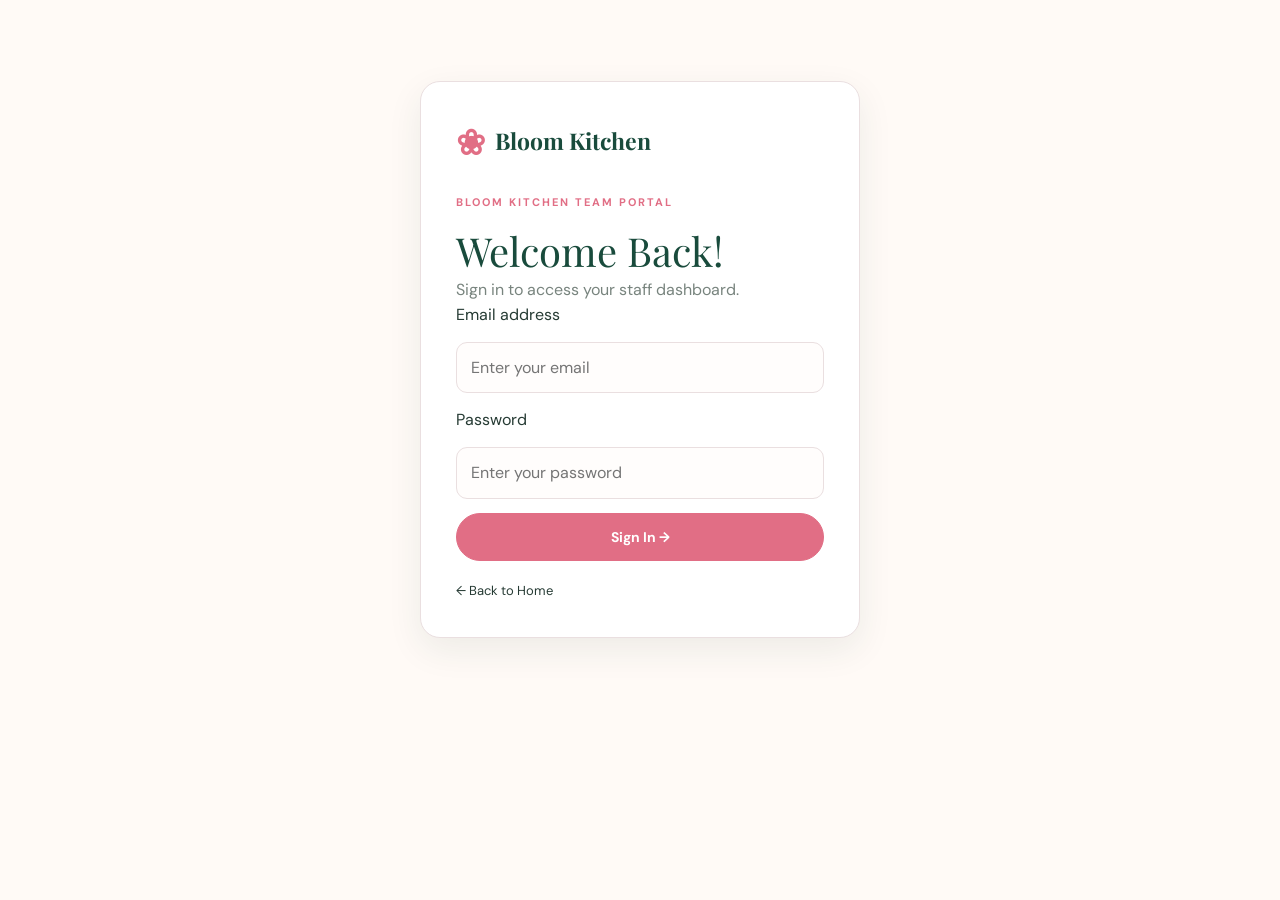
<file: frontend/chef.html>
<!DOCTYPE html>
<html lang="en">
<head>
    <meta charset="UTF-8">
    <meta name="viewport" content="width=device-width, initial-scale=1.0">
    <title>Chef Dashboard | Bloom Kitchen</title>
    <link rel="stylesheet" href="css/style.css">
</head>
<body>

<nav class="navbar">
    <a href="index.html" class="brand">
        <span class="brand-icon">❀</span> Bloom Kitchen
    </a>
    <button class="btn btn-secondary" onclick="logout()">Sign Out</button>
</nav>

<main class="wrap">

    <header class="page-head">
        <p class="eyebrow">BLOOM KITCHEN · KITCHEN TEAM</p>
        <h1>Chef Dashboard</h1>
        <p>View assigned orders and update cooking status.</p>
    </header>

    <div id="orders" class="cards">
        <p class="empty">Loading assigned orders...</p>
    </div>

    <p id="chefMessage" class="notice"></p>

</main>

<footer class="footer">
    <p>Bloom Kitchen · Kitchen Team</p>
</footer>

<script src="js/app.js"></script>
<script src="js/chef.js"></script>
</body>
</html>
</file>
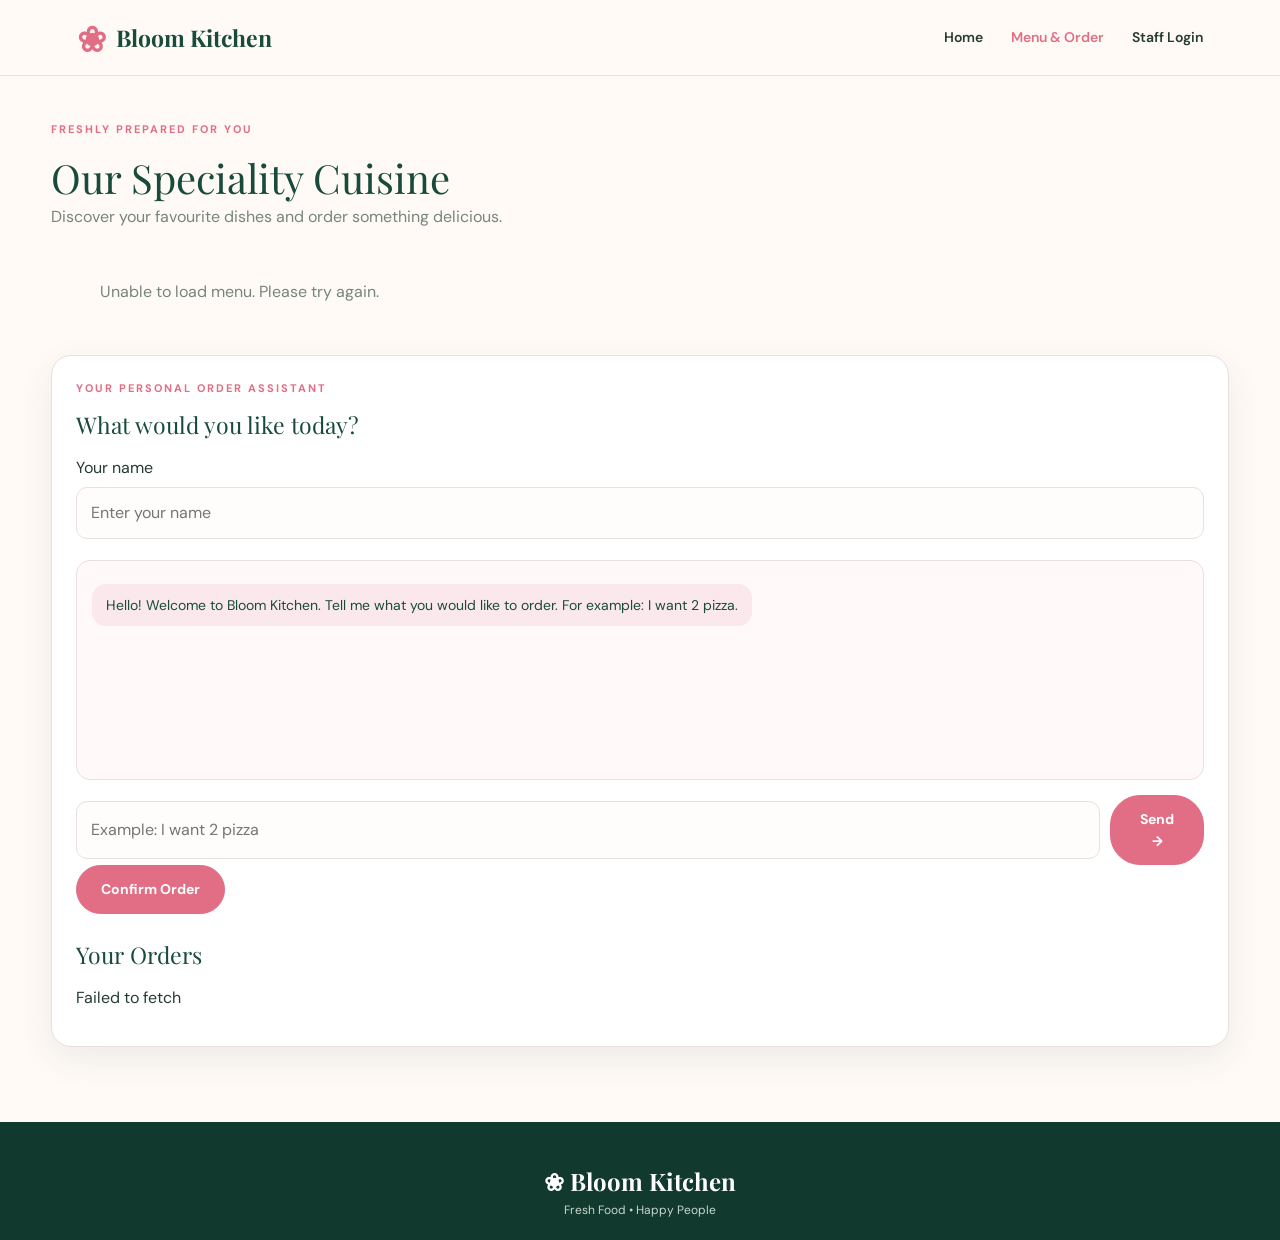
<file: frontend/customer.html>
<!DOCTYPE html>
<html lang="en">
<head>
    <meta charset="UTF-8">
    <meta name="viewport" content="width=device-width, initial-scale=1.0">
    <title>Menu & Order | Bloom Kitchen</title>
    <link rel="stylesheet" href="css/style.css">
</head>
<body>

<nav class="navbar">
    <a href="index.html" class="brand">
        <span class="brand-icon">❀</span> Bloom Kitchen
    </a>
    <div class="nav-links">
        <a href="index.html">Home</a>
        <a class="active" href="customer.html">Menu & Order</a>
        <a href="login.html">Staff Login</a>
    </div>
</nav>

<main class="wrap">
    <header class="page-head">
        <p class="eyebrow">FRESHLY PREPARED FOR YOU</p>
        <h1>Our Speciality Cuisine</h1>
        <p>Discover your favourite dishes and order something delicious.</p>
    </header>

    <div id="menu" class="menu-grid">
        <p class="empty">Loading menu...</p>
    </div>

    <section class="panel chat">
        <p class="eyebrow">YOUR PERSONAL ORDER ASSISTANT</p>
        <h2>What would you like today?</h2>

        <label for="customerName">Your name</label>
        <input id="customerName" placeholder="Enter your name">

        <div id="chatLog" class="chat-log" aria-live="polite">
            <p class="bot">
                Hello! Welcome to Bloom Kitchen. Tell me what you
                would like to order. For example: I want 2 pizza.
            </p>
        </div>

        <form id="chatForm">
            <input id="chatInput" placeholder="Example: I want 2 pizza" required>
            <button class="btn">Send →</button>
        </form>

        <div id="availability"></div>

        <button id="checkout" class="btn" hidden>
            Confirm Order
        </button>

        <section id="orderHistory" style="margin-top:25px">
            <h2>Your Orders</h2>
            <div id="tracking"></div>
        </section>

        <p id="customerMessage" class="notice"></p>
    </section>
</main>

<footer class="footer">
    <h2>❀ Bloom Kitchen</h2>
    <p>Fresh Food • Happy People</p>
</footer>

<script src="js/app.js"></script>
<script src="js/customer.js"></script>
</body>
</html>
</file>
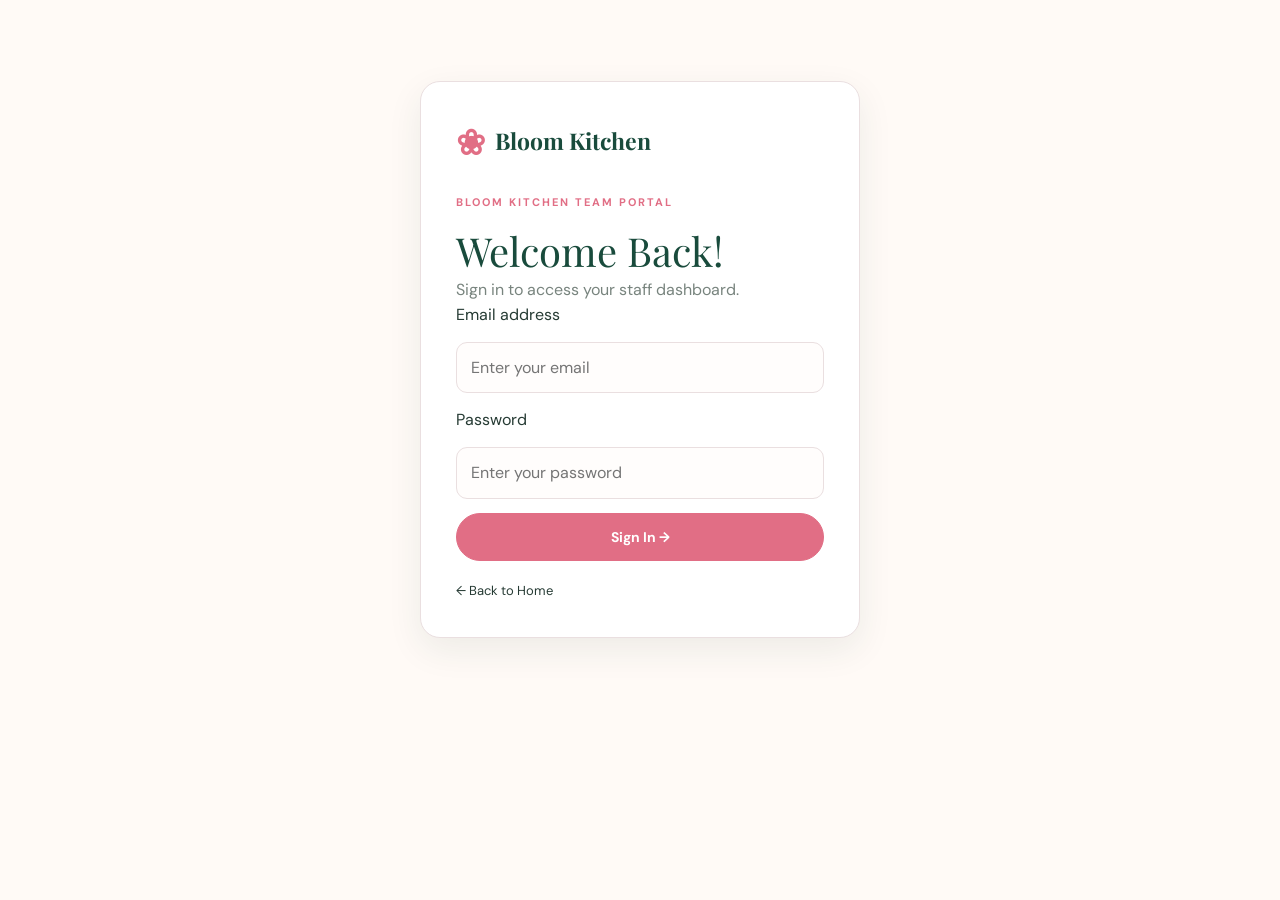
<file: frontend/delivery.html>
<!DOCTYPE html>
<html lang="en">
<head>
    <meta charset="UTF-8">
    <meta name="viewport" content="width=device-width, initial-scale=1.0">
    <title>Delivery Dashboard | Bloom Kitchen</title>
    <link rel="stylesheet" href="css/style.css">
</head>
<body>

<nav class="navbar">
    <a href="index.html" class="brand">
        <span class="brand-icon">❀</span> Bloom Kitchen
    </a>
    <button class="btn btn-secondary" onclick="logout()">Sign Out</button>
</nav>

<main class="wrap">

    <header class="page-head">
        <p class="eyebrow">BLOOM KITCHEN · DELIVERY TEAM</p>
        <h1>Delivery Dashboard</h1>
        <p>View assigned orders and update delivery status.</p>
    </header>

    <div id="orders" class="cards">
        <p class="empty">Loading assigned orders...</p>
    </div>

    <p id="deliveryMessage" class="notice"></p>

</main>

<footer class="footer">
    <p>Bloom Kitchen · Delivery Team</p>
</footer>

<script src="js/app.js"></script>
<script src="js/delivery.js"></script>
</body>
</html>
</file>
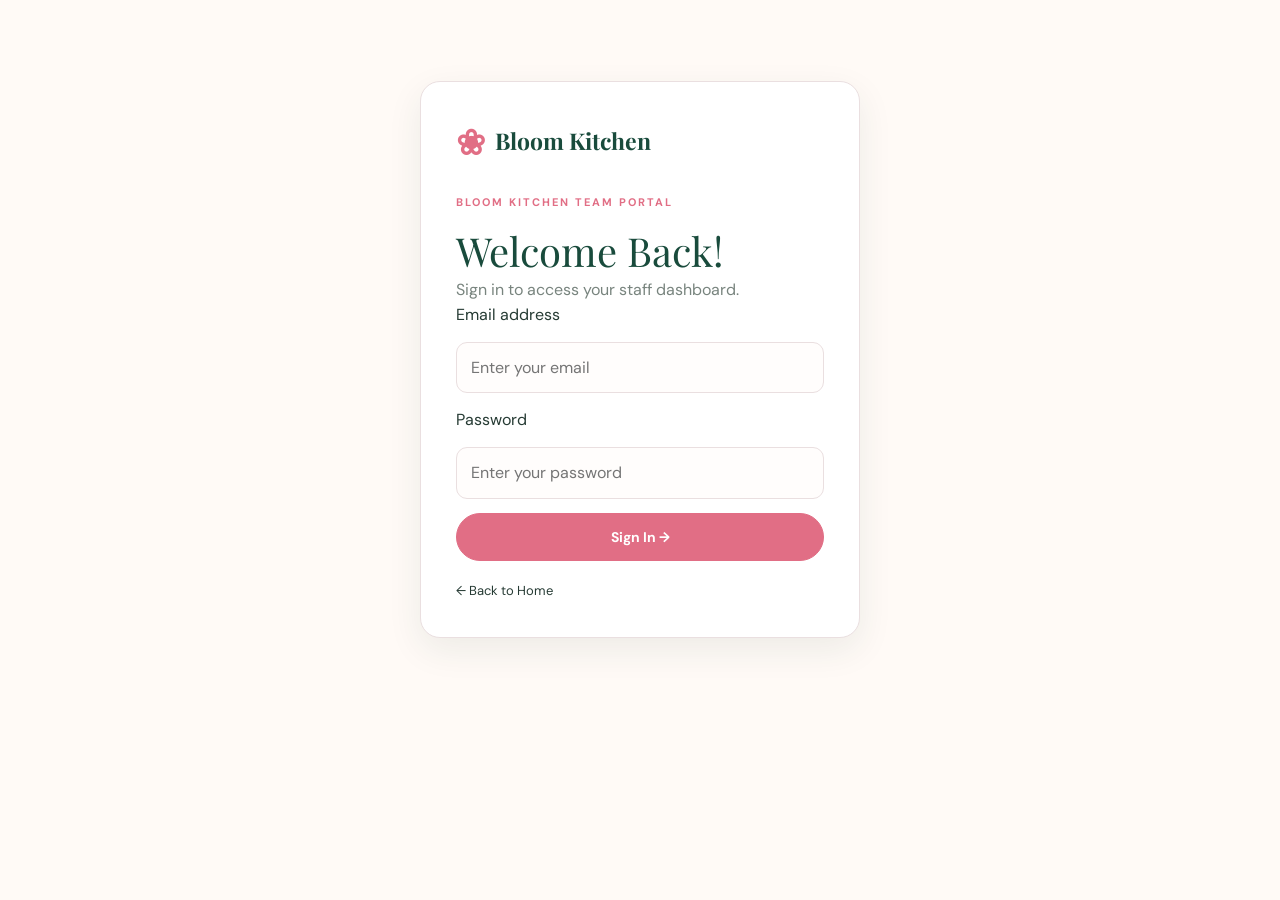
<file: frontend/login.html>
<!DOCTYPE html>
<html lang="en">
<head>
    <meta charset="UTF-8">
    <meta name="viewport" content="width=device-width, initial-scale=1.0">
    <title>Staff Login | Bloom Kitchen</title>
    <link rel="stylesheet" href="css/style.css">
</head>
<body>

<main class="panel narrow">

    <a href="index.html" class="brand">
        <span class="brand-icon">❀</span>
        Bloom Kitchen
    </a>

    <p class="eyebrow">BLOOM KITCHEN TEAM PORTAL</p>
    <h1>Welcome Back!</h1>

    <p class="muted">Sign in to access your staff dashboard.</p>

    <form id="loginForm">
        <label for="email">Email address</label>
        <input id="email" type="email" placeholder="Enter your email" required>

        <label for="password">Password</label>
        <input id="password" type="password" placeholder="Enter your password" required>

        <button class="btn">Sign In →</button>
    </form>

    <p id="message" class="notice" aria-live="polite"></p>

    <p style="margin-top:20px;font-size:13px">
        <a href="index.html">← Back to Home</a>
    </p>

</main>

<script src="js/app.js"></script>
<script src="js/login.js"></script>
</body>
</html>
</file>
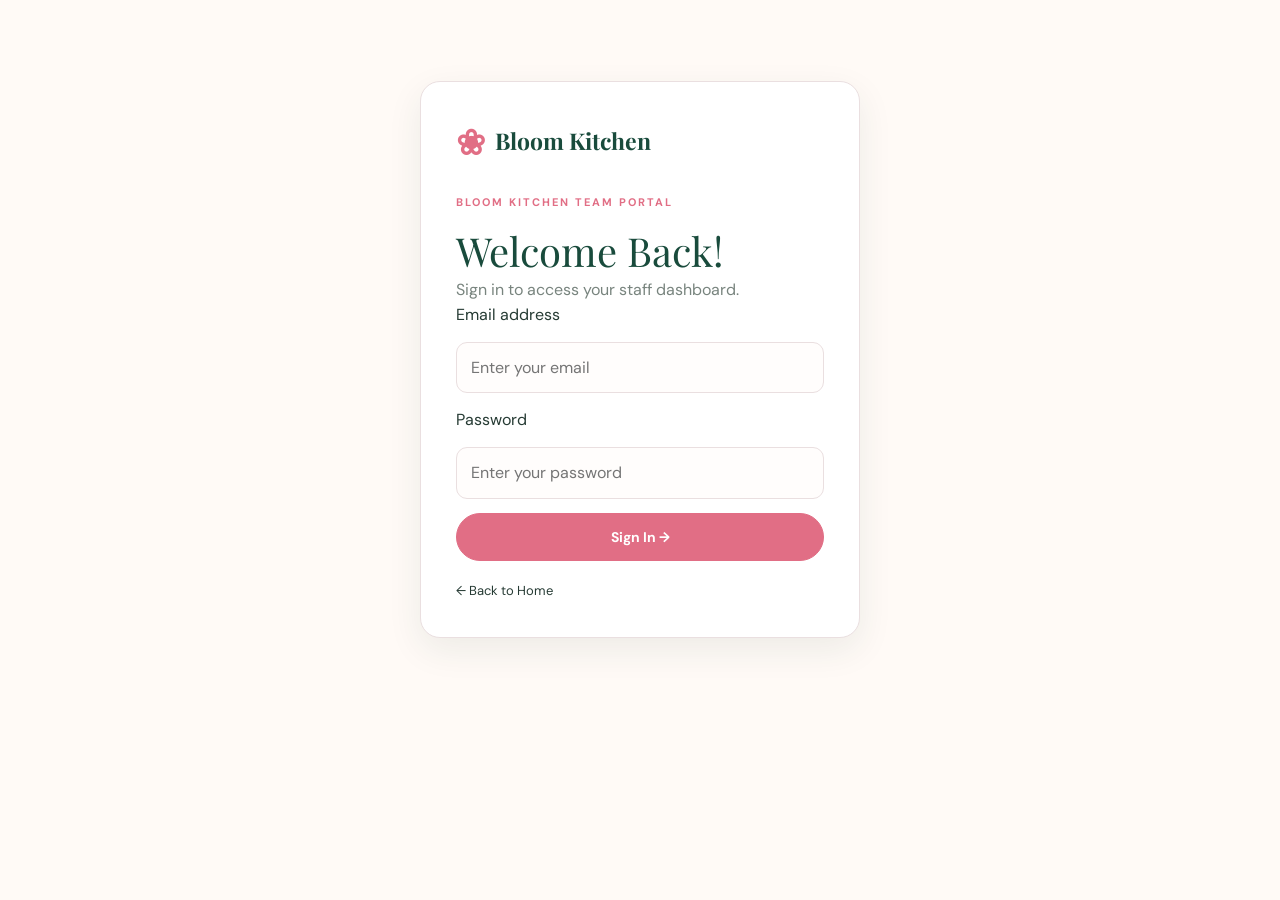
<file: frontend/owner.html>
<!DOCTYPE html>
<html lang="en">
<head>
    <meta charset="UTF-8">
    <meta name="viewport" content="width=device-width, initial-scale=1.0">
    <title>Owner Dashboard | Bloom Kitchen</title>
    <link rel="stylesheet" href="css/style.css">
</head>
<body>

<nav class="navbar">
    <a href="index.html" class="brand">
        <span class="brand-icon">❀</span> Bloom Kitchen
    </a>
    <button class="btn btn-secondary" onclick="logout()">Sign Out</button>
</nav>

<main class="wrap">

    <header class="page-head">
        <p class="eyebrow">OWNER WORKSPACE</p>
        <h1>Dashboard</h1>
        <p>Manage your menu, inventory, staff and orders.</p>
    </header>

    <section id="stats" class="stats"></section>

    <div class="columns">

        <section class="panel">
            <h2 id="dishFormTitle">Add Menu Item</h2>

            <form id="dishForm">
                <input type="hidden" id="dishId">

                <label for="dishName">Dish name</label>
                <input id="dishName" placeholder="Dish name" required>

                <label for="price">Price (₹)</label>
                <input id="price" type="number" min="0.01" step="0.01" required>

                <label for="image">Image URL</label>
                <input id="image" type="url" placeholder="https://example.com/food.jpg">

                <label for="description">Description</label>
                <textarea id="description" placeholder="Describe your dish"></textarea>

                <button class="btn" id="dishSubmit">Add Dish</button>
                <button type="button" class="btn btn-secondary" id="cancelEdit" hidden>
                    Cancel Edit
                </button>
            </form>

            <h2 style="margin-top:25px">Current Menu</h2>
            <div id="menuTable"></div>
        </section>

        <section class="panel">
            <h2>Daily Inventory</h2>
            <p class="muted">Update available quantities for today.</p>
            <div id="inventory"></div>
        </section>

    </div>

    <div class="columns">

        <section class="panel">
            <h2>Register Staff</h2>

            <form id="staffForm">
                <input id="staffName" placeholder="Full name" required>
                <input id="staffEmail" type="email" placeholder="Email address" required>
                <input id="staffPhone" placeholder="Phone number">
                <input id="staffPassword" type="password" placeholder="Password (minimum 8 characters)" minlength="8" required>

                <select id="staffRole">
                    <option value="chef">Chef</option>
                    <option value="delivery">Delivery Person</option>
                </select>

                <button class="btn">Create Staff Account</button>
            </form>

            <h2 style="margin-top:25px">Staff Members</h2>
            <div id="staffList"></div>
        </section>

        <section class="panel">
            <h2>Recent Orders</h2>
            <div id="orders"></div>
        </section>

    </div>

    <section class="panel">
        <h2>Daily Failure Report</h2>
        <div id="failureReport"></div>
    </section>

    <p id="ownerMessage" class="notice"></p>

</main>

<footer class="footer">
    <p>Bloom Kitchen · Owner Workspace</p>
</footer>

<script src="js/app.js"></script>
<script src="js/owner.js"></script>
</body>
</html>
</file>
<file: frontend/css/style.css>
@import url('https://fonts.googleapis.com/css2?family=DM+Sans:wght@400;500;600;700&family=Playfair+Display:wght@500;600;700&display=swap');

:root {
    --green: #194b3c;
    --dark-green: #12392e;
    --sage: #e9f2e9;
    --pink: #e16e85;
    --light-pink: #fae8ed;
    --cream: #fffaf6;
    --white: #fff;
    --text: #263b34;
    --muted: #78847e;
    --border: #eadfe0;
    --shadow: 0 12px 35px rgba(31,65,51,.08);
}

* {
    margin: 0;
    padding: 0;
    box-sizing: border-box;
}

html { scroll-behavior: smooth; }

body {
    background: var(--cream);
    color: var(--text);
    font-family: 'DM Sans', sans-serif;
    line-height: 1.6;
}

a { text-decoration: none; color: inherit; }

button, input, textarea, select { font: inherit; }

.navbar {
    min-height: 76px;
    padding: 12px 6%;
    display: flex;
    align-items: center;
    justify-content: space-between;
    gap: 20px;
    background: rgba(255,250,246,.96);
    border-bottom: 1px solid var(--border);
    position: sticky;
    top: 0;
    z-index: 10;
}

.brand {
    display: flex;
    align-items: center;
    gap: 10px;
    color: var(--green);
    font: 700 23px 'Playfair Display',serif;
}

.brand-icon { color: var(--pink); font-size: 35px; }

.brand small {
    display: block;
    font: 10px 'DM Sans',sans-serif;
    letter-spacing: 1px;
}

.nav-links {
    display: flex;
    align-items: center;
    gap: 28px;
}

.nav-links a {
    font-size: 14px;
    font-weight: 600;
}

.nav-links a:hover,
.nav-links .active { color: var(--pink); }

.btn {
    display: inline-flex;
    justify-content: center;
    align-items: center;
    gap: 7px;
    padding: 12px 24px;
    background: var(--pink);
    color: white;
    border: 1px solid var(--pink);
    border-radius: 30px;
    font-size: 14px;
    font-weight: 700;
    cursor: pointer;
    transition: .2s;
}

.btn:hover {
    background: #c9506d;
    transform: translateY(-2px);
}

.btn-outline {
    background: transparent;
    color: var(--green);
    border-color: var(--pink);
}

.btn-outline:hover {
    background: var(--light-pink);
    color: var(--green);
}

.btn-secondary {
    background: var(--sage);
    color: var(--green);
    border-color: var(--sage);
}

.eyebrow {
    color: var(--pink);
    font-size: 11px;
    font-weight: 700;
    letter-spacing: 2px;
    margin-bottom: 12px;
}

.hero {
    min-height: 570px;
    padding: 65px 8%;
    display: grid;
    grid-template-columns: 1fr 1fr;
    align-items: center;
    gap: 45px;
    background: linear-gradient(110deg,#fffaf6,#f0f6ed);
}

.hero-content { max-width: 580px; }

.hero h1 {
    color: var(--green);
    font: 600 clamp(45px,5.5vw,72px)/1.08 'Playfair Display',serif;
    margin-bottom: 20px;
}

.hero h1 span { color: var(--pink); }

.hero-description {
    max-width: 470px;
    color: var(--muted);
    margin-bottom: 25px;
}

.hero-buttons { display: flex; flex-wrap: wrap; gap: 12px; }

.hero-image { position: relative; }

.hero-image img {
    width: 100%;
    height: 400px;
    object-fit: cover;
    border-radius: 48% 48% 20px 20px;
    box-shadow: var(--shadow);
}

.image-caption {
    position: absolute;
    right: -10px;
    bottom: 20px;
    background: var(--green);
    color: white;
    padding: 17px 22px;
    border-radius: 15px;
    font: 19px 'Playfair Display',serif;
}

.hero-features {
    display: flex;
    flex-wrap: wrap;
    gap: 24px;
    margin-top: 40px;
}

.hero-features div { display: flex; flex-direction: column; }
.hero-features span { color: var(--pink); font-size: 23px; }
.hero-features strong { font-size: 12px; color: var(--green); }
.hero-features small { font-size: 11px; color: var(--muted); }

.speciality-section,
.popular-section,
.testimonial { padding: 75px 7%; }

.section-heading { text-align: center; margin-bottom: 35px; }

.section-heading h2,
.testimonial h2,
.newsletter h2 {
    color: var(--green);
    font: 600 clamp(28px,3vw,40px) 'Playfair Display',serif;
    margin-bottom: 8px;
}

.section-heading > p:last-child { color: var(--muted); font-size: 14px; }

.speciality-grid {
    display: grid;
    grid-template-columns: repeat(4,1fr);
    gap: 20px;
}

.speciality-card {
    background: white;
    border: 1px solid var(--border);
    border-radius: 18px;
    padding: 28px 18px;
    text-align: center;
    box-shadow: var(--shadow);
}

.speciality-card span { color: var(--pink); font-size: 30px; }
.speciality-card h3 { color: var(--green); font-size: 16px; margin: 10px 0 5px; }
.speciality-card p { color: var(--muted); font-size: 12px; }

.popular-section { background: #f6f7f1; }

.popular-grid,
.menu-grid,
.cards {
    display: grid;
    grid-template-columns: repeat(4,minmax(0,1fr));
    gap: 20px;
}

.popular-card,
.dish {
    background: white;
    border: 1px solid var(--border);
    border-radius: 15px;
    overflow: hidden;
    box-shadow: var(--shadow);
    transition: .2s;
}

.popular-card:hover,
.dish:hover { transform: translateY(-5px); }

.popular-card img,
.dish img {
    width: 100%;
    height: 180px;
    object-fit: cover;
}

.popular-info { padding: 16px; }
.popular-info h3,
.dish h3 { color: var(--green); font: 19px 'Playfair Display',serif; }
.popular-info p,
.dish p { color: var(--muted); font-size: 12px; margin: 7px 0; }
.popular-info a { color: var(--pink); font-size: 13px; font-weight: 700; }

.center-button { text-align: center; margin-top: 35px; }

.testimonial { text-align: center; background: var(--sage); }

.testimonial-card {
    width: min(550px,100%);
    margin: 25px auto 0;
    padding: 30px;
    background: white;
    border-radius: 20px;
    box-shadow: var(--shadow);
}

.testimonial-avatar {
    width: 55px;
    height: 55px;
    margin: auto;
    border-radius: 50%;
    display: grid;
    place-items: center;
    background: var(--light-pink);
    color: var(--pink);
    font: 25px 'Playfair Display',serif;
}

.testimonial-card h3 { color: var(--green); margin: 10px 0; }
.stars { color: #e9aa42; letter-spacing: 4px; margin-bottom: 12px; }
.testimonial-card p { color: var(--muted); font-size: 14px; }

.newsletter {
    text-align: center;
    padding: 55px 20px;
    background: var(--light-pink);
}

.newsletter p { color: var(--muted); font-size: 14px; }
.newsletter form {
    display: flex;
    width: min(480px,100%);
    margin: 20px auto 0;
    gap: 10px;
}

.footer {
    padding: 40px 7% 20px;
    background: var(--dark-green);
    color: white;
    text-align: center;
}

.footer h2 { font-family: 'Playfair Display',serif; }
.footer p { color: #c8d7cd; font-size: 12px; }
.footer-links {
    display: flex;
    justify-content: center;
    flex-wrap: wrap;
    gap: 25px;
    margin: 22px 0;
    font-size: 13px;
}

.copyright {
    border-top: 1px solid rgba(255,255,255,.15);
    padding-top: 18px;
}

.wrap { width: min(1180px,92%); margin: 45px auto 75px; }
.page-head { margin-bottom: 28px; }
.page-head h1,
.narrow h1 {
    color: var(--green);
    font: 40px 'Playfair Display',serif;
}
.page-head p:last-child { color: var(--muted); }

.panel {
    background: white;
    border: 1px solid var(--border);
    border-radius: 20px;
    padding: 24px;
    box-shadow: var(--shadow);
}

.panel h2 { color: var(--green); font: 23px 'Playfair Display',serif; margin-bottom: 15px; }

.chat { margin-top: 28px; }
.chat-log {
    height: 220px;
    overflow-y: auto;
    padding: 15px;
    background: #fff9fa;
    border: 1px solid var(--border);
    border-radius: 14px;
    margin: 15px 0;
}

.bot,.you {
    width: fit-content;
    max-width: 85%;
    padding: 10px 14px;
    margin: 8px 0;
    border-radius: 14px;
    font-size: 14px;
}

.bot { background: var(--light-pink); color: var(--green); }
.you { background: var(--sage); color: var(--dark-green); margin-left: auto; }

.chat form { display: flex; gap: 10px; }

input,textarea,select {
    width: 100%;
    padding: 12px 14px;
    border: 1px solid var(--border);
    border-radius: 11px;
    background: #fffdfc;
    outline: none;
    margin: 6px 0;
}

input:focus,textarea:focus,select:focus {
    border-color: var(--pink);
    box-shadow: 0 0 0 3px rgba(225,110,133,.12);
}

textarea { min-height: 85px; resize: vertical; }

.stats {
    display: grid;
    grid-template-columns: repeat(4,1fr);
    gap: 15px;
    margin-bottom: 22px;
}

.stat {
    padding: 20px;
    background: white;
    border: 1px solid var(--border);
    border-radius: 17px;
    box-shadow: var(--shadow);
}

.stat strong {
    display: block;
    font: 32px 'Playfair Display',serif;
    color: var(--green);
}

.columns {
    display: grid;
    grid-template-columns: 1fr 1fr;
    gap: 20px;
    margin: 20px 0;
}

.table-row {
    display: flex;
    align-items: center;
    justify-content: space-between;
    gap: 12px;
    padding: 12px 0;
    border-bottom: 1px solid var(--border);
}

.table-row small { display: block; color: var(--muted); }

.pill {
    display: inline-block;
    padding: 5px 11px;
    border-radius: 20px;
    background: var(--light-pink);
    color: var(--green);
    font-size: 11px;
    font-weight: 700;
}

.actions { display: flex; flex-wrap: wrap; gap: 8px; margin-top: 12px; }
.actions .btn { padding: 8px 13px; font-size: 12px; }

.narrow {
    width: min(440px,92%);
    margin: 9vh auto;
    padding: 35px;
}

.narrow .brand { margin-bottom: 30px; }
.narrow form { display: grid; gap: 8px; }

.muted { color: var(--muted); }
.notice { margin-top: 12px; color: var(--muted); font-size: 13px; }
.empty { padding: 20px; color: var(--muted); text-align: center; }

/* Customer food menu */

.menu-grid {
    display: grid;
    grid-template-columns: repeat(3, minmax(0, 1fr));
    gap: 25px;
}

.dish {
    background: white;
    border-radius: 18px;
    overflow: hidden;
    box-shadow: 0 8px 25px rgba(31,65,51,.08);
    transition: .3s;
}

.dish:hover {
    transform: translateY(-6px);
}

.dish img {
    width: 100%;
    height: 220px;
    object-fit: cover;
    display: block;
}

.dish .popular-info {
    padding: 20px;
}

.dish h3 {
    font-family: 'Playfair Display', serif;
    color: #194b3c;
    font-size: 21px;
}

.dish p {
    color: #78847e;
    margin: 10px 0;
}

.dish strong {
    color: #e16e85;
    font-size: 18px;
}

.menu-grid {
    display: grid;
    grid-template-columns: repeat(3, minmax(0, 1fr));
    gap: 24px;
    margin: 30px 0;
}

.dish {
    background: #fff;
    border-radius: 16px;
    overflow: hidden;
    box-shadow: 0 4px 15px rgba(0, 0, 0, 0.08);
}

.dish img {
    width: 100%;
    height: 210px;
    object-fit: cover;
    display: block;
}

.dish-content {
    padding: 16px;
}

.dish-content h3 {
    margin-bottom: 8px;
}

.dish-content p {
    margin-bottom: 10px;
}

@media (max-width: 768px) {
    .menu-grid {
        grid-template-columns: repeat(2, minmax(0, 1fr));
    }
}

@media (max-width: 480px) {
    .menu-grid {
        grid-template-columns: 1fr;
    }
}

@media(max-width:950px) {
    .nav-links { gap: 15px; }
    .hero { padding: 50px 6%; }
    .popular-grid,.menu-grid,.cards { grid-template-columns: repeat(2,minmax(0,1fr)); }
    .speciality-grid { grid-template-columns: repeat(2,1fr); }
}

@media(max-width:700px) {
    .navbar { padding: 12px 5%; flex-wrap: wrap; }
    .nav-links { order: 3; width: 100%; overflow-x: auto; padding: 7px 0; }
    .hero { grid-template-columns: 1fr; padding: 45px 7%; }
    .hero h1 { font-size: 49px; }
    .hero-image img { height: 300px; }
    .speciality-section,.popular-section,.testimonial { padding: 50px 6%; }
    .columns { grid-template-columns: 1fr; }
    .stats { grid-template-columns: repeat(2,1fr); }
    .chat form,.newsletter form { flex-direction: column; }
    .wrap { margin: 30px auto 55px; }
    .page-head h1 { font-size: 34px; }
}

@media(max-width:420px) {
    .popular-grid,.menu-grid,.cards { grid-template-columns: 1fr; }
    .speciality-grid { grid-template-columns: repeat(2,1fr); }
    .hero h1 { font-size: 42px; }
    .brand { font-size: 19px; }
    .narrow { padding: 23px; }
}
</file>
